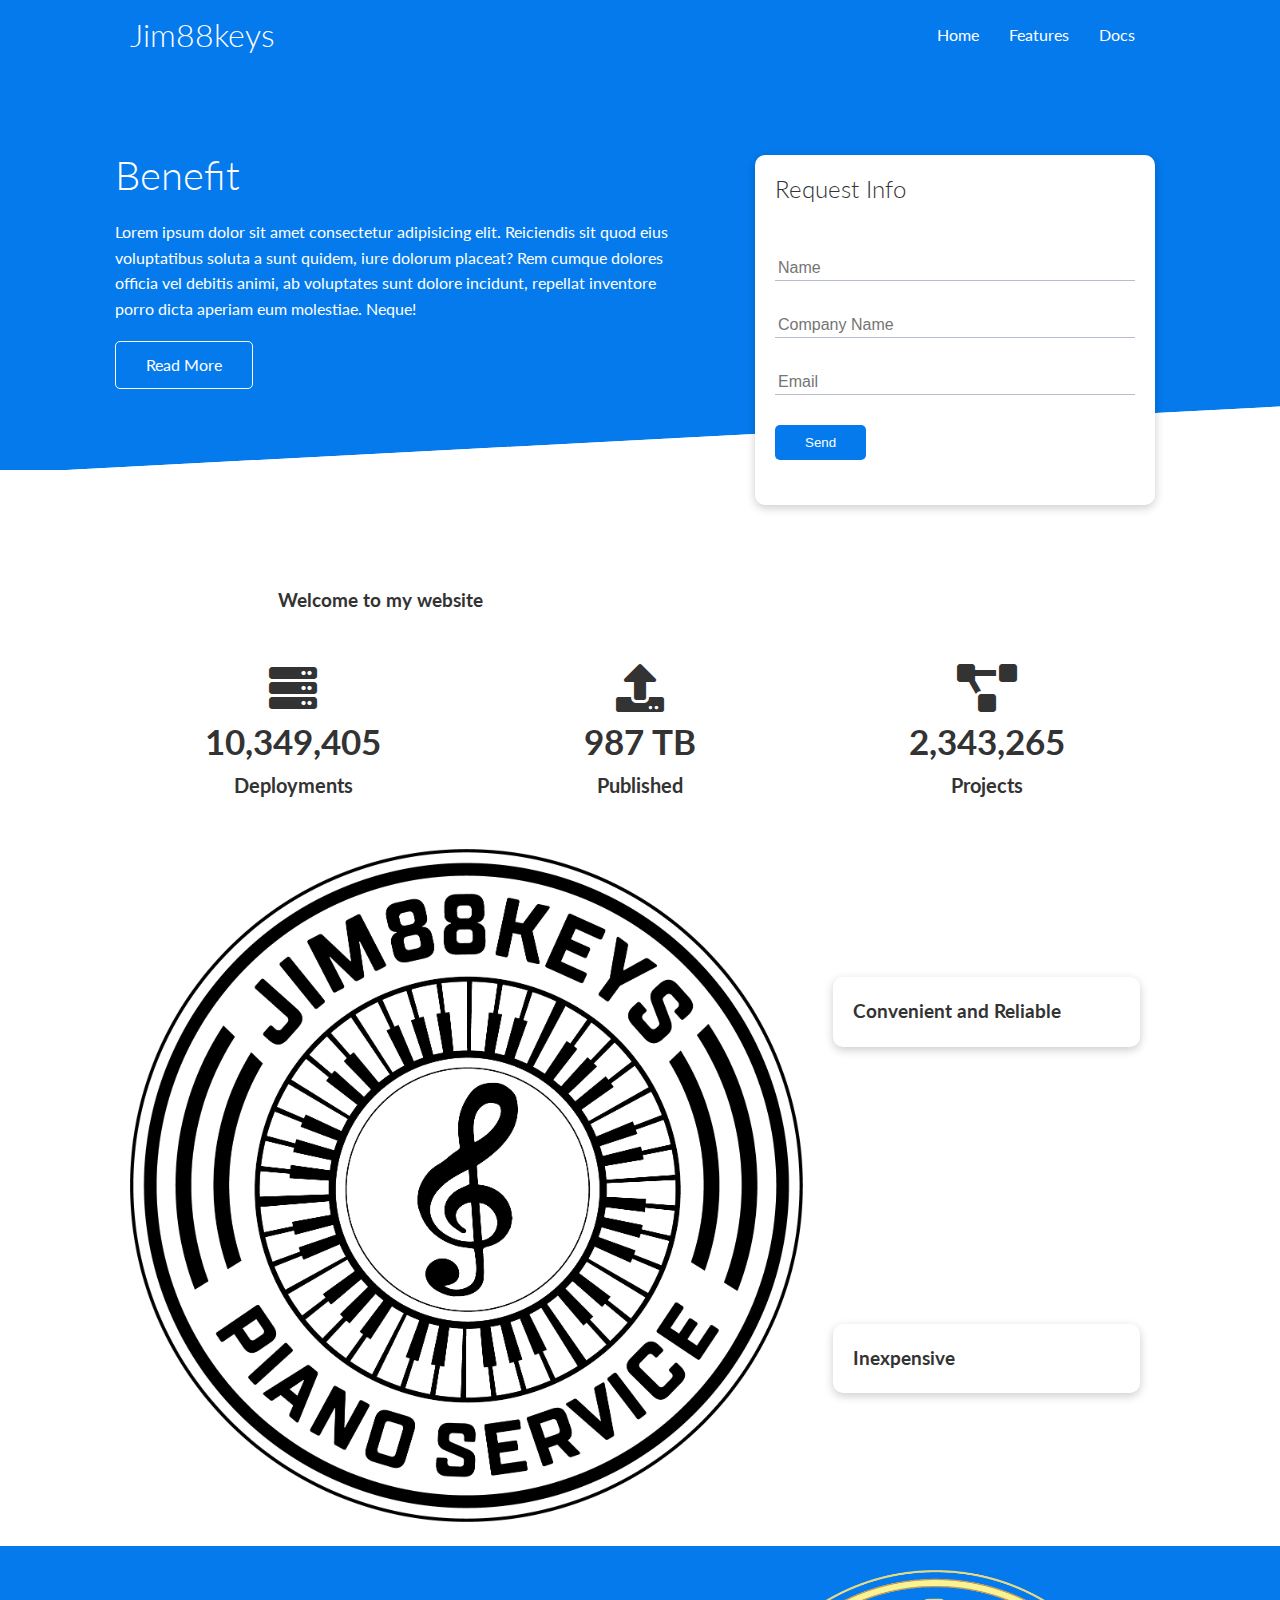
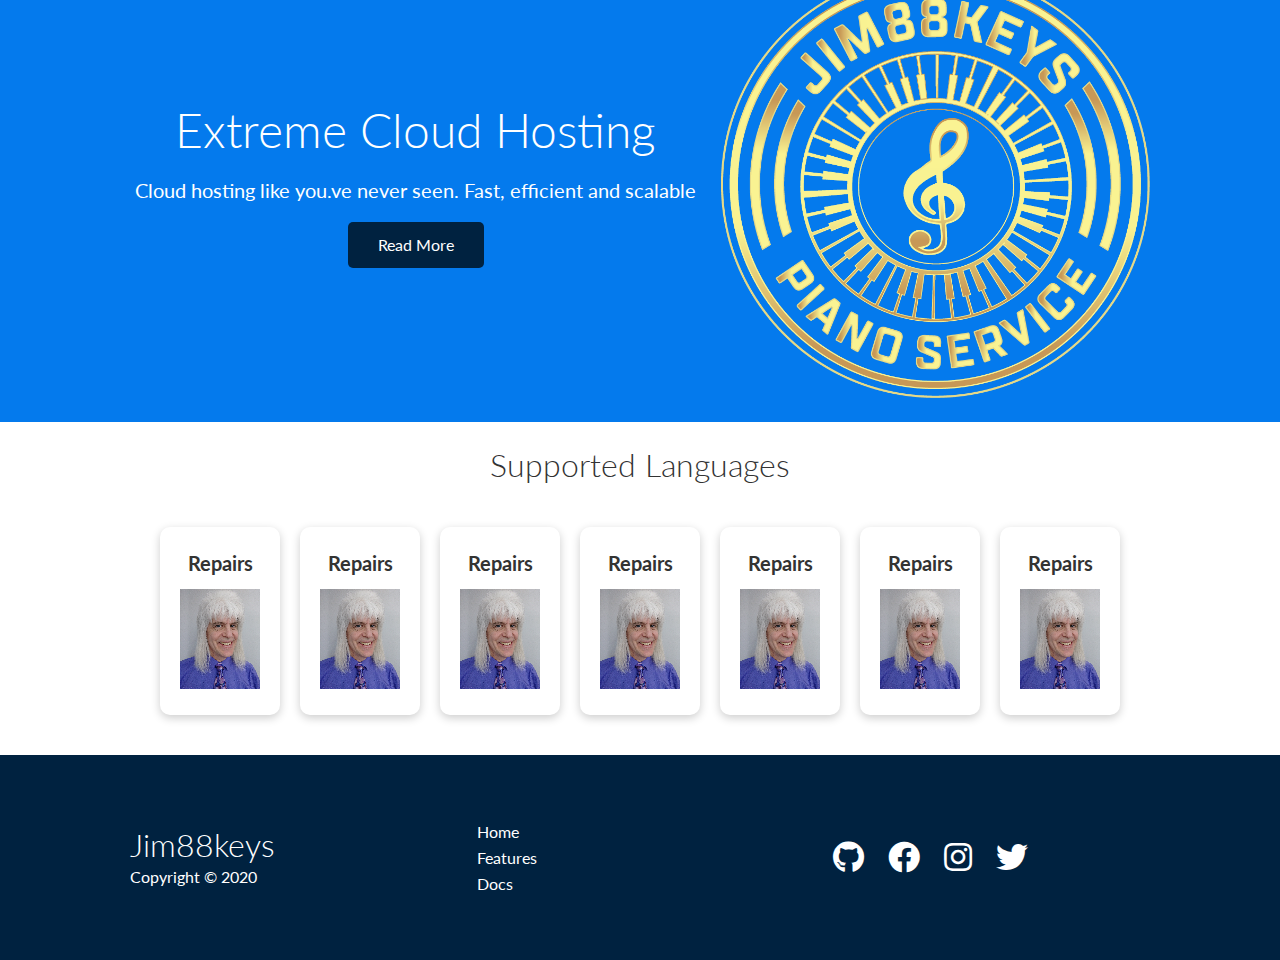
<file: index.html>
<!DOCTYPE html>
<html lang="en">

<head>
  <meta charset="UTF-8">
  <meta name="viewport" content="width=device-width, initial-scale=1.0">
  <link rel="stylesheet" href="https://cdnjs.cloudflare.com/ajax/libs/font-awesome/5.15.1/css/all.min.css">
  <link rel="stylesheet" href="css/style.css">
  <link rel="stylesheet" href="css/utilities.css">
  <title>Jim88keys | Expert Piano Service</title>
</head>

<body>
  <!-- Navbar -->
  <div class="navbar">
    <div class="container flex">
      <h1 class="logo">Jim88keys</h1>
      <nav>
        <ul>
          <li><a href="index.html">Home</a></li>
          <li><a href="features.html">Features</a></li>
          <li><a href="docs.html">Docs</a></li>
        </ul>
      </nav>
    </div>
  </div>

  <!-- Showcase -->
  <section class="showcase">
    <div class="container grid">
      <div class="showcase-text">
        <h1>Benefit</h1>
        <p>Lorem ipsum dolor sit amet consectetur adipisicing elit. Reiciendis sit quod eius voluptatibus soluta a sunt
          quidem, iure dolorum placeat? Rem cumque dolores officia vel debitis animi, ab voluptates sunt dolore
          incidunt, repellat inventore porro dicta aperiam eum molestiae. Neque!</p>
        <a href="features.html" class="btn btn-outline">Read More</a>
      </div>
      <div class="showcase-form card">
        <h2>Request Info</h2>
        <!-- <form action="">
          <div class="form-control">
            <input type="text" name="name" placeholder="Name" required>
          </div>
          <div class="form-control">
            <input type="text" name="company" placeholder="Company Name" required>
          </div>
          <div class="form-control">
            <input type="text" name="email" placeholder="Email" required>
          </div>
          <input type="submit" value="Send" class="btn btn-primary">
        </form> -->

        <!-- Netlify -->
        <form name="contact" method="POST" netlify-honeypot="bot-field" data-netlify="true">
          <input type="hidden" name="form-name" value="contact">
          <p class="hidden">
            <label>Don’t fill this out if you’re human: <input name="bot-field" /></label>
          </p>
          <div class="form-control">
            <input type="text" name="name" placeholder="Name" required>
          </div>
          <div class="form-control">
            <input type="text" name="company" placeholder="Company Name" required>
          </div>
          <div class="form-control">
            <input type="text" name="email" placeholder="Email" required>
          </div>
          <input type="submit" value="Send" class="btn btn-primary">
        </form>
      </div>
    </div>
  </section>

  <!-- Stats -->
  <section class="stats">
    <div class="container">
      <h3 class="stats-heading text-center my-1">
        Welcome to my website
      </h3>
      <div class="grid grid-3 text-center my-4">
        <div>
          <i class="fas fa-server fa-3x"></i>
          <h3>10,349,405</h3>
          <p class="text-secondary">Deployments</p>
        </div>
        <div>
          <i class="fas fa-upload fa-3x"></i>
          <h3>987 TB</h3>
          <p class="text-secondary">Published</p>
        </div>
        <div>
          <i class="fas fa-project-diagram fa-3x"></i>
          <h3>2,343,265</h3>
          <p class="text-secondary">Projects</p>
        </div>
      </div>
    </div>
  </section>

  <!-- Cli -->
  <section class="cli">
    <div class="container grid">
      <img src="images/logoBlack.png" alt="">
      <div class="card">
        <h3>Convenient and Reliable</h3>
      </div>
      <div class="card">
        <h3>Inexpensive</h3>
      </div>
    </div>
  </section>

  <section class="cloud bg-primary my-2 py-2">
    <div class="container grid">
      <div class="text-center">
        <h2 class="lg">Extreme Cloud Hosting</h2>
        <p class="lead my-1">Cloud hosting like you.ve never seen. Fast, efficient and scalable</p>
        <a href="features.html" class="btn btn-dark">Read More</a>
      </div>
      <img src="images/logoGold.png" alt="">
    </div>
  </section>

  <!-- Languages -->
  <section class="languages">
    <h2 class="md text-center my-2">
      Supported Languages
    </h2>
    <div class="container flex">
      <div class="card">
        <h4>Repairs</h4>
        <img src="images/Jim80.jpeg" alt="">
      </div>
      <div class="card">
        <h4>Repairs</h4>
        <img src="images/Jim80.jpeg" alt="">
      </div>
      <div class="card">
        <h4>Repairs</h4>
        <img src="images/Jim80.jpeg" alt="">
      </div>
      <div class="card">
        <h4>Repairs</h4>
        <img src="images/Jim80.jpeg" alt="">
      </div>
      <div class="card">
        <h4>Repairs</h4>
        <img src="images/Jim80.jpeg" alt="">
      </div>
      <div class="card">
        <h4>Repairs</h4>
        <img src="images/Jim80.jpeg" alt="">
      </div>
      <div class="card">
        <h4>Repairs</h4>
        <img src="images/Jim80.jpeg" alt="">
      </div>
    </div>
  </section>

  <!-- footer -->
  <footer class="footer bg-dark py-5">
    <div class="container grid grid-3">
      <div>
        <h1>Jim88keys</h1>
        <p>Copyright &copy; 2020</p>
      </div>
      <nav>
        <ul>
          <li><a href="index.html">Home</a></li>
          <li><a href="features.html">Features</a></li>
          <li><a href="docs.html">Docs</a></li>
        </ul>
      </nav>
      <div class="social">
        <a href="#"><i class="fab fa-github fa-2x"></i></a>
        <a href="#"><i class="fab fa-facebook fa-2x"></i></a>
        <a href="#"><i class="fab fa-instagram fa-2x"></i></a>
        <a href="#"><i class="fab fa-twitter fa-2x"></i></a>
      </div>
    </div>
  </footer>
</body>

</html>
</file>
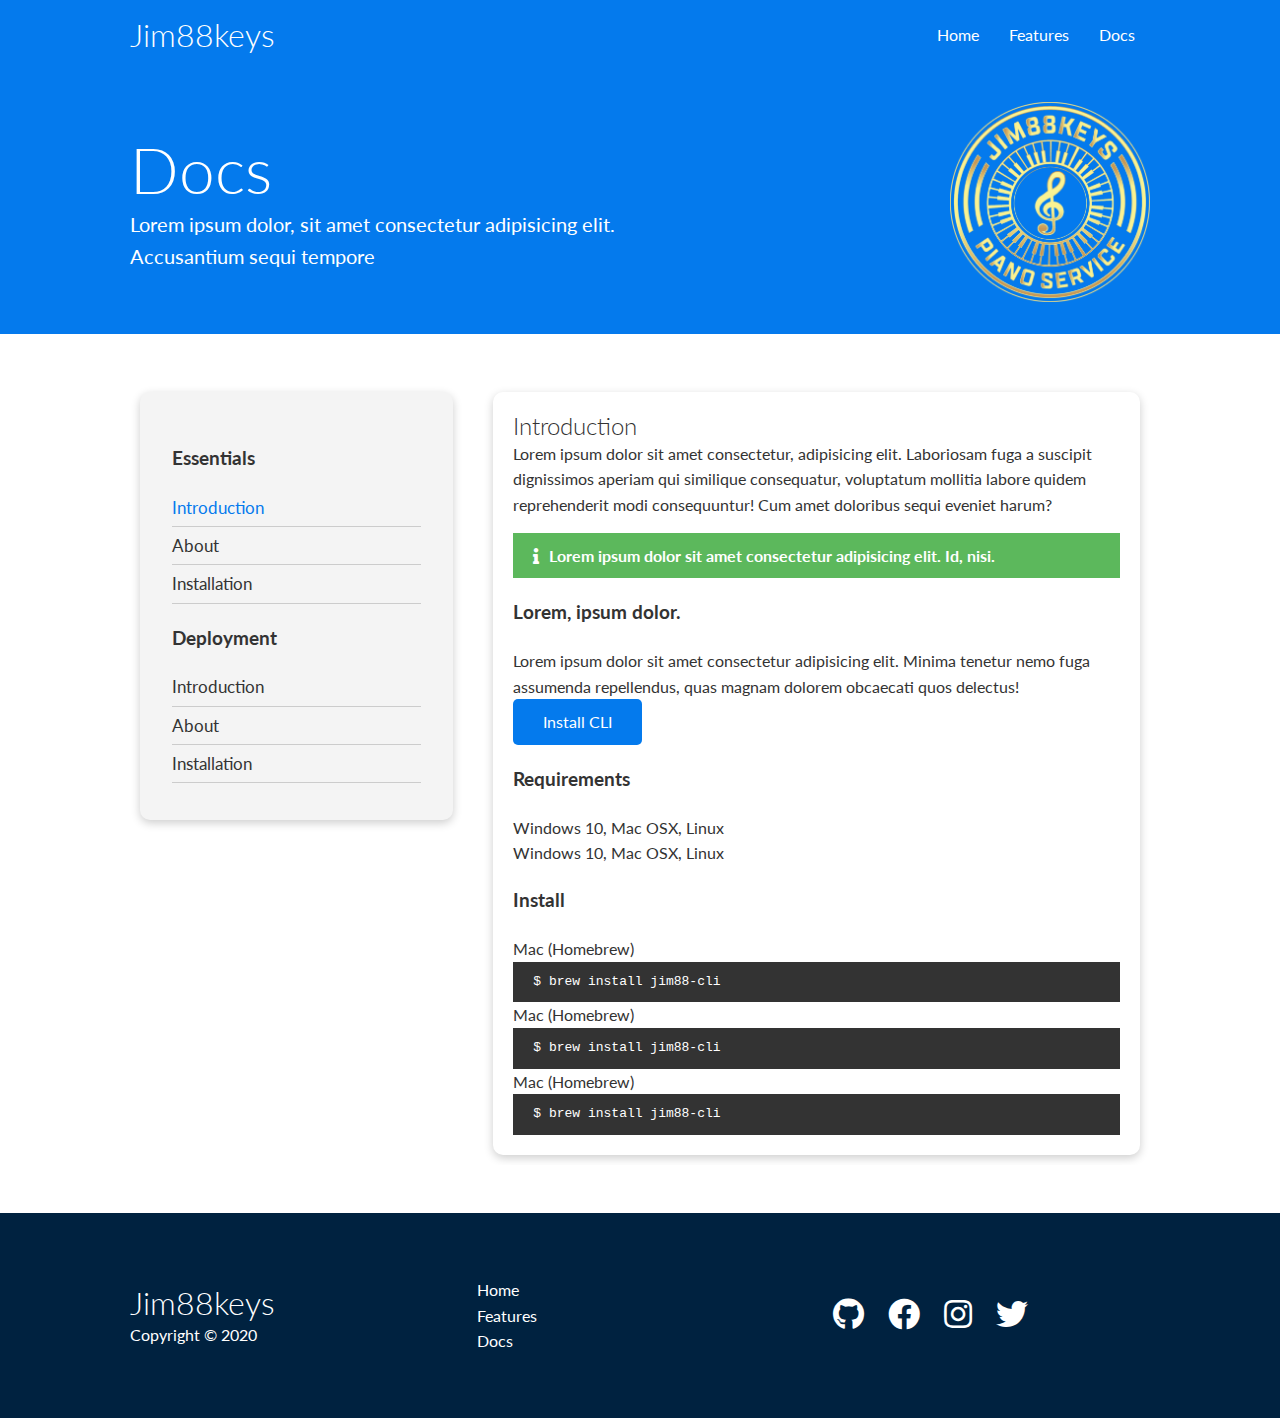
<file: docs.html>
<!DOCTYPE html>
<html lang="en">

<head>
  <meta charset="UTF-8">
  <meta name="viewport" content="width=device-width, initial-scale=1.0">
  <link rel="stylesheet" href="https://cdnjs.cloudflare.com/ajax/libs/font-awesome/5.15.1/css/all.min.css">
  <link rel="stylesheet" href="css/style.css">
  <link rel="stylesheet" href="css/utilities.css">
  <title>Jim88keys | Expert Piano Service</title>
</head>

<body>
  <!-- Navbar -->
  <div class="navbar">
    <div class="container flex">
      <h1 class="logo">Jim88keys</h1>
      <nav>
        <ul>
          <li><a href="index.html">Home</a></li>
          <li><a href="features.html">Features</a></li>
          <li><a href="docs.html">Docs</a></li>
        </ul>
      </nav>
    </div>
  </div>

  <!-- Head -->
  <section class="docs-head bg-primary py-3">
    <div class="container grid">
      <div>
        <h1 class="xl">Docs</h1>
        <p class="lead">Lorem ipsum dolor, sit amet consectetur adipisicing elit. Accusantium sequi tempore</p>
      </div>
      <img src="images/logoGold.png" alt="">
    </div>
  </section>

  <!-- Docs main -->
  <section class="docs-main my-4">
    <div class="container grid">
      <div class="card bg-light p-3">
        <h3 class="my-2">Essentials</h3>
        <nav>
          <ul>
            <li><a class="text-primary" href="#">Introduction</a></li>
            <li><a href="#">About</a></li>
            <li><a href="#">Installation</a></li>
          </ul>
        </nav>
        <h3 class="my-2">Deployment</h3>
        <nav>
          <ul>
            <li><a href="#">Introduction</a></li>
            <li><a href="#">About</a></li>
            <li><a href="#">Installation</a></li>
          </ul>
        </nav>
      </div>
      <div class="card">
        <h2>Introduction</h2>
        <p>Lorem ipsum dolor sit amet consectetur, adipisicing elit. Laboriosam fuga a suscipit dignissimos aperiam qui
          similique consequatur, voluptatum mollitia labore quidem reprehenderit modi consequuntur! Cum amet doloribus
          sequi eveniet harum?</p>

        <div class="alert alert-success">
          <i class="fas fa-info"></i>Lorem ipsum dolor sit amet consectetur adipisicing elit. Id, nisi.
        </div>

        <h3>Lorem, ipsum dolor.</h3>
        <p>Lorem ipsum dolor sit amet consectetur adipisicing elit. Minima tenetur nemo fuga assumenda repellendus, quas
          magnam dolorem obcaecati quos delectus!</p>
        <a href="#" class="btn btn-primary">Install CLI</a>

        <h3>Requirements</h3>
        <ul>
          <li>Windows 10, Mac OSX, Linux</li>
          <li>Windows 10, Mac OSX, Linux</li>
        </ul>

        <h3>Install</h3>
        <p>Mac (Homebrew)</p>
        <pre><code>$ brew install jim88-cli</code></pre>
        <p>Mac (Homebrew)</p>
        <pre><code>$ brew install jim88-cli</code></pre>
        <p>Mac (Homebrew)</p>
        <pre><code>$ brew install jim88-cli</code></pre>

      </div>
    </div>
  </section>

  <!-- footer -->
  <footer class="footer bg-dark py-5">
    <div class="container grid grid-3">
      <div>
        <h1>Jim88keys</h1>
        <p>Copyright &copy; 2020</p>
      </div>
      <nav>
        <ul>
          <li><a href="index.html">Home</a></li>
          <li><a href="features.html">Features</a></li>
          <li><a href="docs.html">Docs</a></li>
        </ul>
      </nav>
      <div class="social">
        <a href="#"><i class="fab fa-github fa-2x"></i></a>
        <a href="#"><i class="fab fa-facebook fa-2x"></i></a>
        <a href="#"><i class="fab fa-instagram fa-2x"></i></a>
        <a href="#"><i class="fab fa-twitter fa-2x"></i></a>
      </div>
    </div>
  </footer>
</body>

</html>
</file>
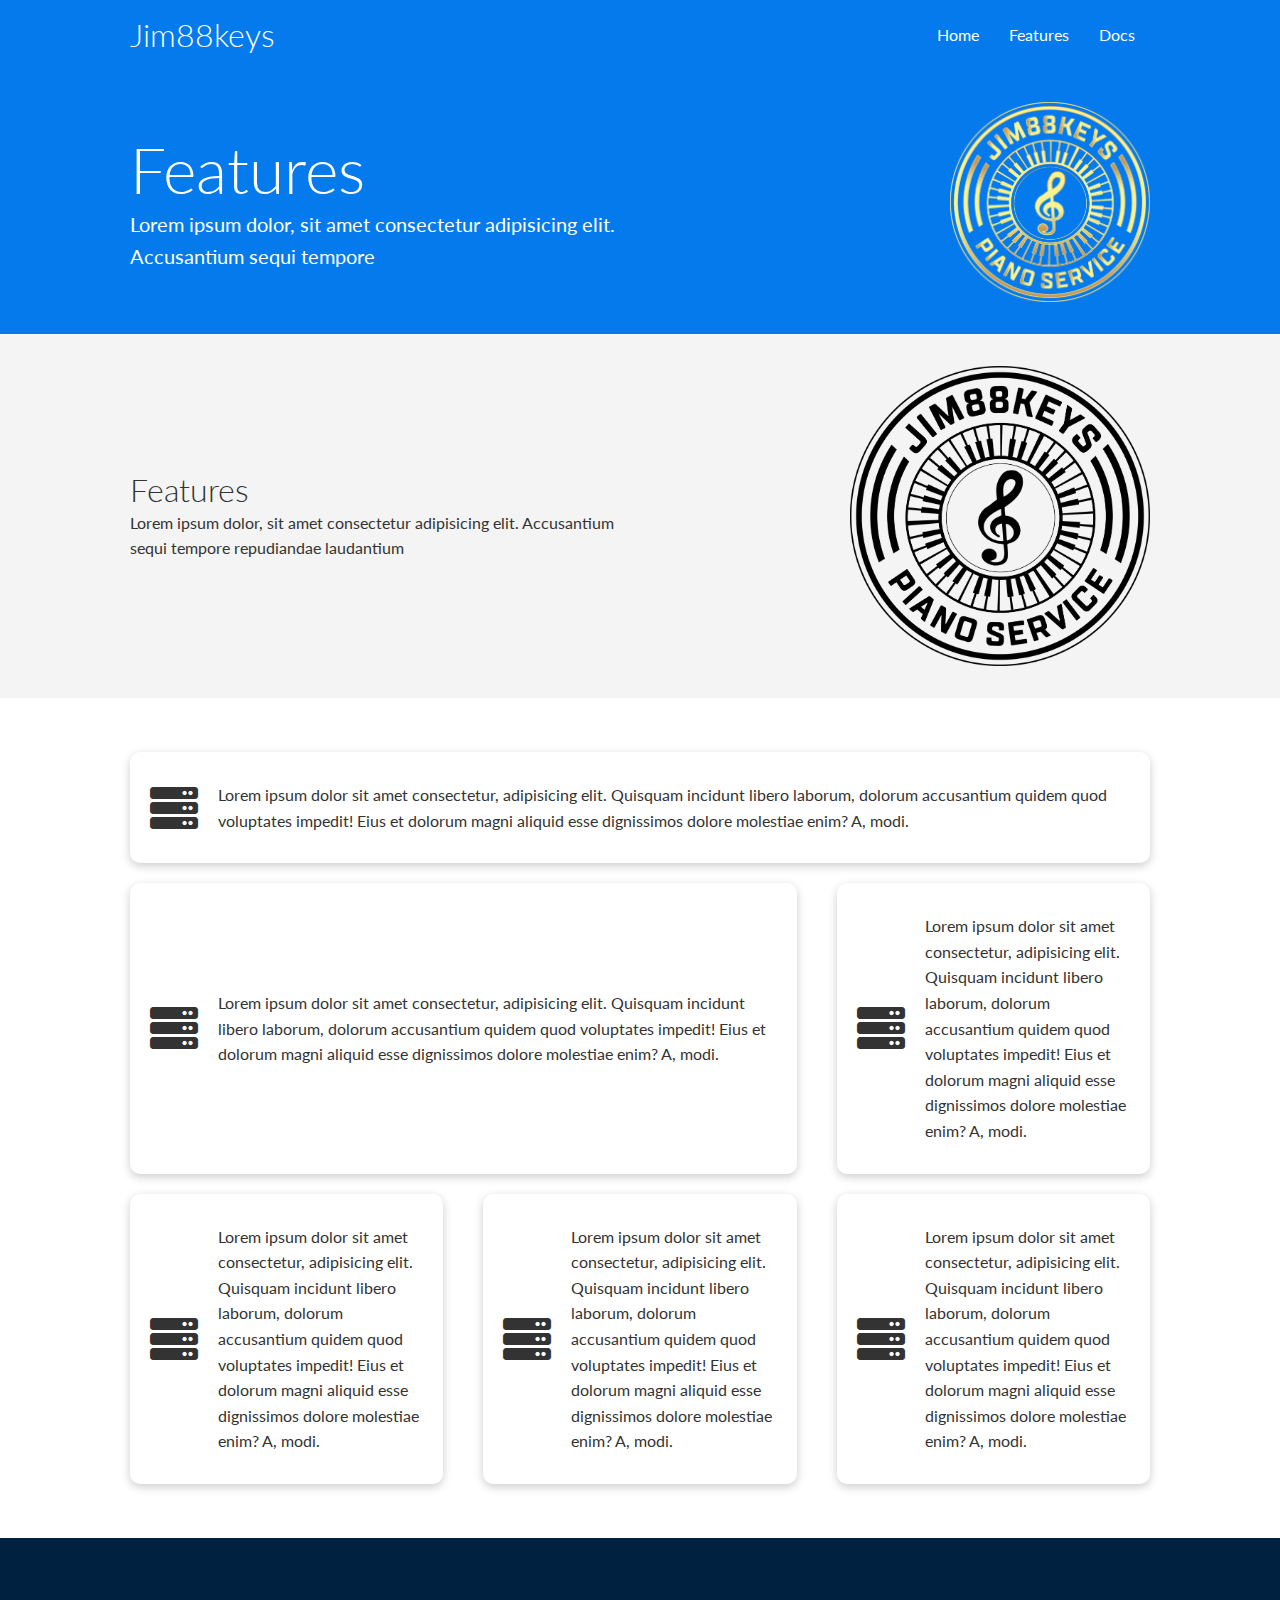
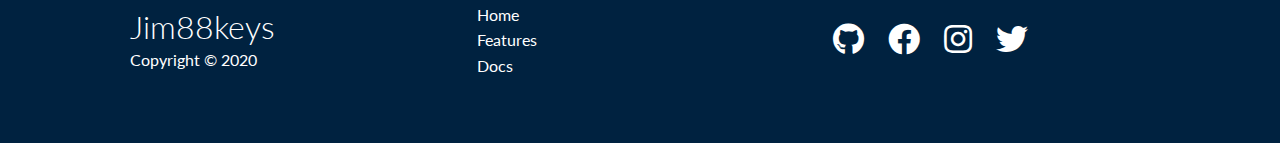
<file: features.html>
<!DOCTYPE html>
<html lang="en">

<head>
  <meta charset="UTF-8">
  <meta name="viewport" content="width=device-width, initial-scale=1.0">
  <link rel="stylesheet" href="https://cdnjs.cloudflare.com/ajax/libs/font-awesome/5.15.1/css/all.min.css">
  <link rel="stylesheet" href="css/style.css">
  <link rel="stylesheet" href="css/utilities.css">
  <title>Jim88keys | Expert Piano Service</title>
</head>

<body>
  <!-- Navbar -->
  <div class="navbar">
    <div class="container flex">
      <h1 class="logo">Jim88keys</h1>
      <nav>
        <ul>
          <li><a href="index.html">Home</a></li>
          <li><a href="features.html">Features</a></li>
          <li><a href="docs.html">Docs</a></li>
        </ul>
      </nav>
    </div>
  </div>

  <!-- Head -->
  <section class="features-head bg-primary py-3">
    <div class="container grid">
      <div>
        <h1 class="xl">Features</h1>
        <p class="lead">Lorem ipsum dolor, sit amet consectetur adipisicing elit. Accusantium sequi tempore</p>
      </div>
      <img src="images/logoGold.png" alt="">
    </div>
  </section>

  <!-- Sub head -->
  <section class="features-sub-head bg-light py-3">
    <div class="container grid">
      <div>
        <h1 class="md">Features</h1>
        <p>Lorem ipsum dolor, sit amet consectetur adipisicing elit. Accusantium sequi tempore repudiandae
          laudantium</p>
      </div>
      <img src="images/logoBlack.png" alt="">
    </div>
  </section>

  <section class="features-main my-2">
    <div class="container grid grid-3">
      <div class="card flex">
        <i class="fas fa-server fa-3x"></i>
        <p>Lorem ipsum dolor sit amet consectetur, adipisicing elit. Quisquam incidunt libero laborum, dolorum
          accusantium quidem quod voluptates impedit! Eius et dolorum magni aliquid esse dignissimos dolore molestiae
          enim? A, modi.</p>
      </div>
      <div class="card flex">
        <i class="fas fa-server fa-3x"></i>
        <p>Lorem ipsum dolor sit amet consectetur, adipisicing elit. Quisquam incidunt libero laborum, dolorum
          accusantium quidem quod voluptates impedit! Eius et dolorum magni aliquid esse dignissimos dolore molestiae
          enim? A, modi.</p>
      </div>
      <div class="card flex">
        <i class="fas fa-server fa-3x"></i>
        <p>Lorem ipsum dolor sit amet consectetur, adipisicing elit. Quisquam incidunt libero laborum, dolorum
          accusantium quidem quod voluptates impedit! Eius et dolorum magni aliquid esse dignissimos dolore molestiae
          enim? A, modi.</p>
      </div>
      <div class="card flex">
        <i class="fas fa-server fa-3x"></i>
        <p>Lorem ipsum dolor sit amet consectetur, adipisicing elit. Quisquam incidunt libero laborum, dolorum
          accusantium quidem quod voluptates impedit! Eius et dolorum magni aliquid esse dignissimos dolore molestiae
          enim? A, modi.</p>
      </div>
      <div class="card flex">
        <i class="fas fa-server fa-3x"></i>
        <p>Lorem ipsum dolor sit amet consectetur, adipisicing elit. Quisquam incidunt libero laborum, dolorum
          accusantium quidem quod voluptates impedit! Eius et dolorum magni aliquid esse dignissimos dolore molestiae
          enim? A, modi.</p>
      </div>
      <div class="card flex">
        <i class="fas fa-server fa-3x"></i>
        <p>Lorem ipsum dolor sit amet consectetur, adipisicing elit. Quisquam incidunt libero laborum, dolorum
          accusantium quidem quod voluptates impedit! Eius et dolorum magni aliquid esse dignissimos dolore molestiae
          enim? A, modi.</p>
      </div>
    </div>
  </section>

  <!-- footer -->
  <footer class="footer bg-dark py-5">
    <div class="container grid grid-3">
      <div>
        <h1>Jim88keys</h1>
        <p>Copyright &copy; 2020</p>
      </div>
      <nav>
        <ul>
          <li><a href="index.html">Home</a></li>
          <li><a href="features.html">Features</a></li>
          <li><a href="docs.html">Docs</a></li>
        </ul>
      </nav>
      <div class="social">
        <a href="#"><i class="fab fa-github fa-2x"></i></a>
        <a href="#"><i class="fab fa-facebook fa-2x"></i></a>
        <a href="#"><i class="fab fa-instagram fa-2x"></i></a>
        <a href="#"><i class="fab fa-twitter fa-2x"></i></a>
      </div>
    </div>
  </footer>
</body>

</html>
</file>
<file: css/style.css>
@import url('https://fonts.googleapis.com/css2?family=Lato:wght@300&display=swap');

:root {
  --primary-color: #047aed;
  --secondary-color: #1c3fa8;
  --dark-color: #002240;
  --light-color: #f4f4f4;
  --success-color: #5cb85c;
  --error-color: #d9534f;
}

* {
  box-sizing: border-box;
  padding: 0;
  margin: 0;
}

body {
  font-family: 'Lato', sans-serif;
  color: #333;
  line-height: 1.6;
}

ul {
  list-style-type: none;
}

a {
  text-decoration: none;
  color: #333;
}

h1,
h2 {
  font-weight: 300;
  line-height: 1.2;
  margin: 10px, 0;
}

p {
  margin: 10px, 0;
}

img {
  width: 100%;
}

code,
pre {
  background: #333;
  color: #fff;
  padding: 10px;
}

.hidden {
  visibility: hidden;
  height: 0;
}

/* Navbar */
.navbar {
  background-color: var(--primary-color);
  color: #fff;
  height: 70px;
}

.navbar ul {
  display: flex;
}

.navbar a {
  color: #fff;
  padding: 10px;
  margin: 0 5px;
}

.navbar a:hover {
  border-bottom: 2px solid #fff;
}

.navbar .flex {
  justify-content: space-between;
}

/* Showcase */
.showcase {
  height: 400px;
  background-color: var(--primary-color);
  color: #fff;
  position: relative;
}

.showcase h1 {
  font-size: 40px;
}

.showcase p {
  margin: 20px 0;
}

.showcase .grid {
  overflow: visible;
  grid-template-columns: 55% 45%;
  gap: 30px;
}

.showcase-text {
  animation: slideInFromLeft 1s ease-in;
}

.showcase-form {
  position: relative;
  top: 60px;
  height: 350px;
  width: 400px;
  padding: 40px;
  z-index: 100;
  justify-self: flex-end;
  animation: slideInFromRight 1s ease-in;
}

.showcase-form .form-control {
  margin: 30px 0;
}

.showcase-form input[type='text'],
.showcase-form input[type='email'] {
  border: 0;
  border-bottom: 1px solid #b4becb;
  width: 100%;
  padding: 3px;
  font-size: 16px;
}

.showcase-form input:focus {
  outline: none;
}

.showcase::before,
.showcase::after {
  content: '';
  position: absolute;
  height: 100px;
  bottom: -70px;
  right: 0;
  left: 0;
  background: #fff;
  transform: skewY(-3deg);
  -webkit-transform: skewY(-3deg);
  -moz-transform: skewY(-3deg);
  -ms-transform: skewY(-3deg);
}

/* Stats */
.stats {
  padding-top: 100px;
  animation: slideInFromBottom 1s ease-in;
}

.stats-heading {
  max-width: 500px;
  margin: auto;
}

.stats .grid h3 {
  font-size: 35px;
}

.stats .grid p {
  font-size: 20px;
  font-weight: bold;
}

/* Cli */
.cli .grid {
  grid-template-columns: repeat(3, 1fr);
  grid-template-rows: repeat(2, 1fr);
}

.cli .grid>*:first-child {
  grid-column: 1 / span 2;
  grid-row: 1 / span 2;
}

/* Cloud */
.cloud .grid {
  grid-template-columns: 4fr 3fr;
}

/* Languages */

.languages .flex {
  flex-wrap: wrap;
}

/* Todo... resize images */

.languages .card {
  text-align: center;
  margin: 18px 10px 40px;
  transition: transform 0.2s ease-in;
}

.languages .card h4 {
  font-size: 20px;
  margin-bottom: 10px;
}

.languages .card:hover {
  transform: translateY(-15px);
}

/* Features */
.features-head img,
.docs-head img {
  width: 200px;
  justify-self: flex-end;
}

.features-sub-head img {
  width: 300px;
  justify-self: flex-end;
}

.features-main .card>i {
  margin-right: 20px;
}

.features-main .grid {
  padding: 30px;
}

.features-main .grid>*:first-child {
  grid-column: 1 /span 3;
}

.features-main .grid>*:nth-child(2) {
  grid-column: 1 /span 2;
}

/* Docs */
.docs-main h3 {
  margin: 20px 0;
}

.docs-main .grid {
  grid-template-columns: 1fr 2fr;
  align-items: flex-start;
}

.docs-main nav li {
  font-size: 17px;
  padding-bottom: 5px;
  margin-bottom: 5px;
  border-bottom: 1px solid #ccc;
}

.docs-main a:hover {
  font-weight: bold;
}

/* Footer */
.footer .social a {
  margin: 0 10px;
}

/* Animations */
@keyframes slideInFromLeft {
  0% {
    transform: translateX(-100%);
  }

  100% {
    transform: translateX(0);
  }
}

@keyframes slideInFromRight {
  0% {
    transform: translateX(100%);
  }

  100% {
    transform: translateX(0);
  }
}

@keyframes slideInFromTop {
  0% {
    transform: translateY(-100%);
  }

  100% {
    transform: translateX(0);
  }
}

@keyframes slideInFromBottom {
  0% {
    transform: translateY(100%);
  }

  100% {
    transform: translateX(0);
  }
}

/* Tablets and under */
@media(max-width:768px) {

  .grid,
  .showcase .grid,
  .stats .grid,
  .cli .grid,
  .features-main .grid,
  .docs-main .grid {
    grid-template-columns: 1fr;
    grid-template-rows: 1fr;
  }

  .showcase {
    height: auto;
  }

  .showcase-text {
    text-align: center;
    margin-top: 40px;
    animation: slideInFromTop 1s ease-in;
  }

  .showcase-form {
    justify-self: center;
    margin: auto;
    animation: slideInFromBottom 1s ease-in;
  }

  .cli .grid>*:first-child {
    grid-column: 1;
    grid-row: 1;
  }

  .features-head,
  .features-sub-head,
  .docs-head {
    text-align: center;
  }

  .features-head img,
  .features-sub-head img,
  .docs-head img {
    justify-self: center;
  }

  .features-main .grid>*:first-child,
  .features-main .grid>*:nth-child(2) {
    grid-column: 1;
  }
}

/* Mobile */
@media(max-width: 500px) {
  .navbar {
    height: 110px;
  }

  .navbar .flex {
    flex-direction: column;
  }

  .navbar ul {
    padding: 10px;
    background-color: rgba(0, 0, 0, 0.1);
  }
}
</file>
<file: css/utilities.css>
.container {
  max-width: 1100px;
  margin: 0 auto;
  overflow: auto;
  padding: 0 40px;
}

.card {
  background-color: #fff;
  color: #333;
  border-radius: 10px;
  box-shadow: 0 3px 10px rgba(0, 0, 0, 0.2);
  padding: 20px;
  margin: 10px;
}

.btn {
  display: inline-block;
  padding: 10px 30px;
  cursor: pointer;
  background: var(--primary-color);
  color: #fff;
  border: none;
  border-radius: 5px;
}

.btn-outline {
  background-color: transparent;
  border: 1px solid #fff;
}

.btn:hover {
  transform: scale(.98);
}

/* Backgrounds and colored buttons */
.bg-primary,
.btn-primary {
  background-color: var(--primary-color);
  color: #fff;
}

.bg-secondary,
.btn-secondary {
  background-color: var(--secndary-color);
  color: #fff;
}

.bg-dark,
.btn-dark {
  background-color: var(--dark-color);
  color: #fff;
}

.bg-light,
.btn-light {
  background-color: var(--light-color);
  color: #333;
}

.bg-primary a,
.btn-primary a,
.bg-secondary a,
.btn-secondary a,
.bg-dark a,
.btn-dark a {
  color: #fff;
}

.text-primary {
  color: var(--primary-color);
}

.text-secondary {
  color: var(--secndary-color);
}

.text-dark {
  color: var(--dark-color);
}

.text-light {
  color: var(--light-color);
}

/* Text sizes */
.lead {
  font-size: 20px;
}

.sm {
  font-size: 1rem;
}

.md {
  font-size: 2rem;
}

.lg {
  font-size: 3rem;
}

.xl {
  font-size: 4rem;
}

.text-center {
  text-align: center;
}

/* Alert */
.alert {
  background-color: var(--light-color);
  padding: 10px 20px;
  font-weight: bold;
  margin: 15px 0;
}

.alert i {
  margin-right: 10px;
}

.alert-success {
  background-color: var(--success-color);
  color: #fff;
}

.alert-error {
  background-color: var(--error-color);
  color: #fff;
}

.flex {
  display: flex;
  justify-content: center;
  align-items: center;
  height: 100%;
}

.grid {
  display: grid;
  grid-template-columns: repeat(2, 1fr);
  gap: 20px;
  justify-content: center;
  align-items: center;
  height: 100%;
}

.grid-3 {
  grid-template-columns: repeat(3, 1fr);
}

/* Margin */
.my-1 {
  margin: 1rem 0;
}

.my-2 {
  margin: 1.5rem 0;
}

.my-3 {
  margin: 2rem 0;
}

.my-4 {
  margin: 3rem 0;
}

.my-5 {
  margin: 4rem 0;
}

.m-1 {
  margin: 1rem;
}

.m-2 {
  margin: 1.5rem;
}

.m-3 {
  margin: 2rem;
}

.m-4 {
  margin: 3rem;
}

.m-5 {
  margin: 4rem;
}

/* Padding */
.py-1 {
  padding: 1rem 0;
}

.py-2 {
  padding: 1.5rem 0;
}

.py-3 {
  padding: 2rem 0;
}

.py-4 {
  padding: 3rem 0;
}

.py-5 {
  padding: 4rem 0;
}

.p-1 {
  padding: 1rem;
}

.p-2 {
  padding: 1.5rem;
}

.p-3 {
  padding: 2rem;
}

.p-4 {
  padding: 3rem;
}

.p-5 {
  padding: 4rem;
}
</file>
